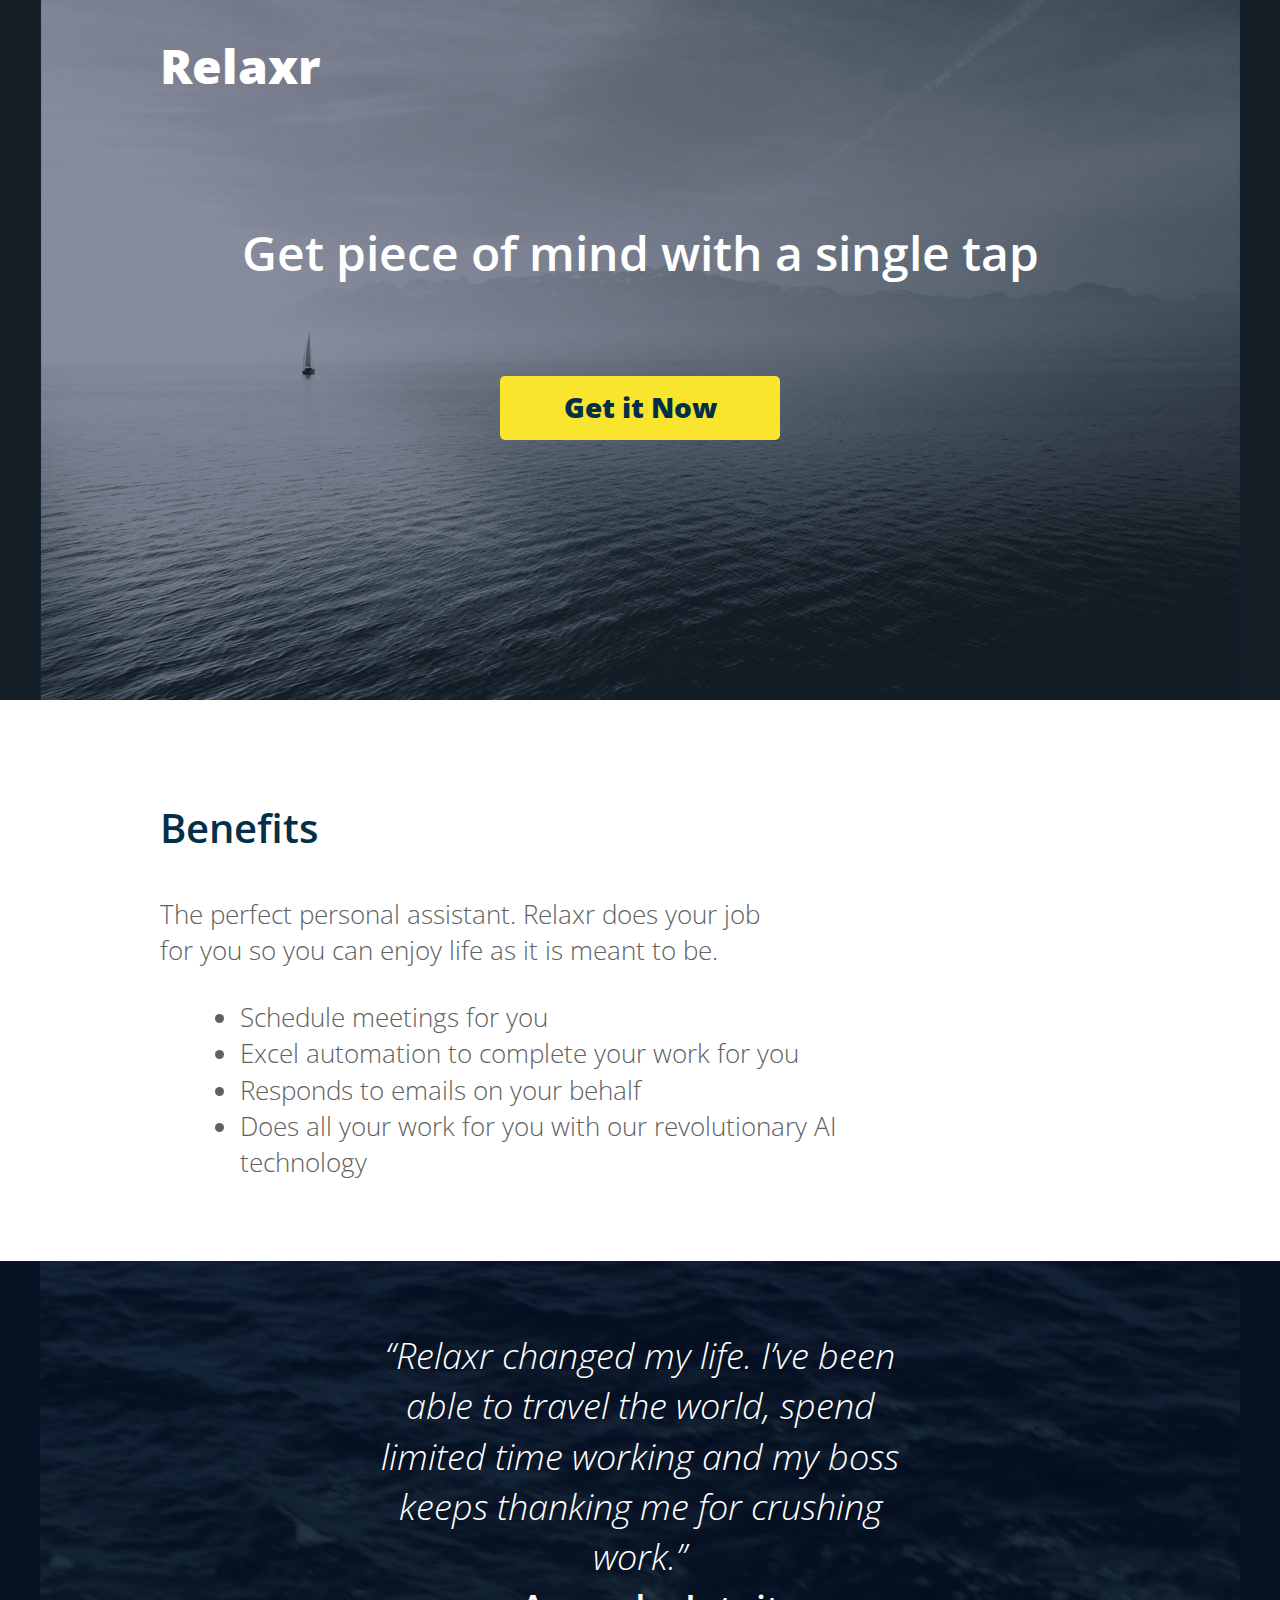
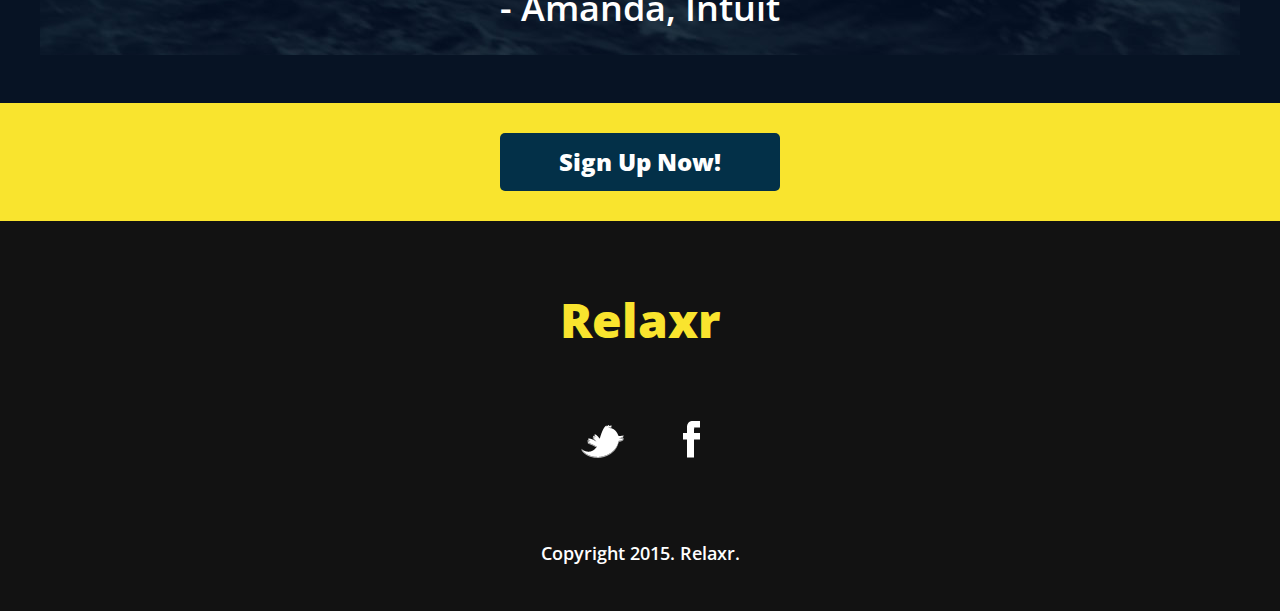
<file: Assignment/solution_code/index.html>
<!DOCTYPE html>
<html lang="en">
	<head>
    	<meta charset="utf-8">
    	<meta name="description" content="The perfect personal assistant. Relaxr does your job for you so you can enjoy life as it is meant to be.">

		<title>Relaxr Landing Page</title>
		<link href='http://fonts.googleapis.com/css?family=Open+Sans:300italic,300,600,800' rel='stylesheet' type='text/css'>

		<!-- external CSS link -->
		<link rel="stylesheet" href="css/reset.css">
		<link rel="stylesheet" href="css/style.css">

	</head>
	<body>
		<header>
			<div class="container">
				<h1 class="logo">Relaxr</h1>
				<h2>Get piece of mind with a single tap</h2>
				<a class="button yellow" href="#">Get it Now</a>
			</div>
		</header>
		<section id="benefits">
			<div class="container">
				<h3>Benefits</h3>
				<p>The perfect personal assistant. Relaxr does your job for you so you can enjoy life as it is meant to be.</p>
				<ul>
					<li>Schedule meetings for you</li>
					<li>Excel automation to complete your work for you</li>
					<li>Responds to emails on your behalf</li>
					<li>Does all your work for you with our revolutionary AI technology</li>
				</ul>
			</div>
		</section>
		<section id="testimonial">
			<div class="container">
				<blockquote>&ldquo;Relaxr changed my life. I&rsquo;ve been able to travel the world, spend limited time working and my boss keeps thanking me for crushing work.&rdquo;
				<span>- Amanda, Intuit</span></blockquote>
			</div>
		</section>
		<aside>
			<a class="button blue" href="#">Sign Up Now!</a>
		</aside>
		<footer>
			<h4 class="logo">Relaxr</h4>

			<ul>
				<li><a href="#"><img src="images/twitter.png" alt="Twitter logo"></a></li>
				<li><a href="#"><img src="images/facebook.png" alt="Facebook logo"></a></li>
			</ul>

			<p class="copyright">Copyright 2015. Relaxr.</p>
		</footer>
	</body>
</html>
</file>
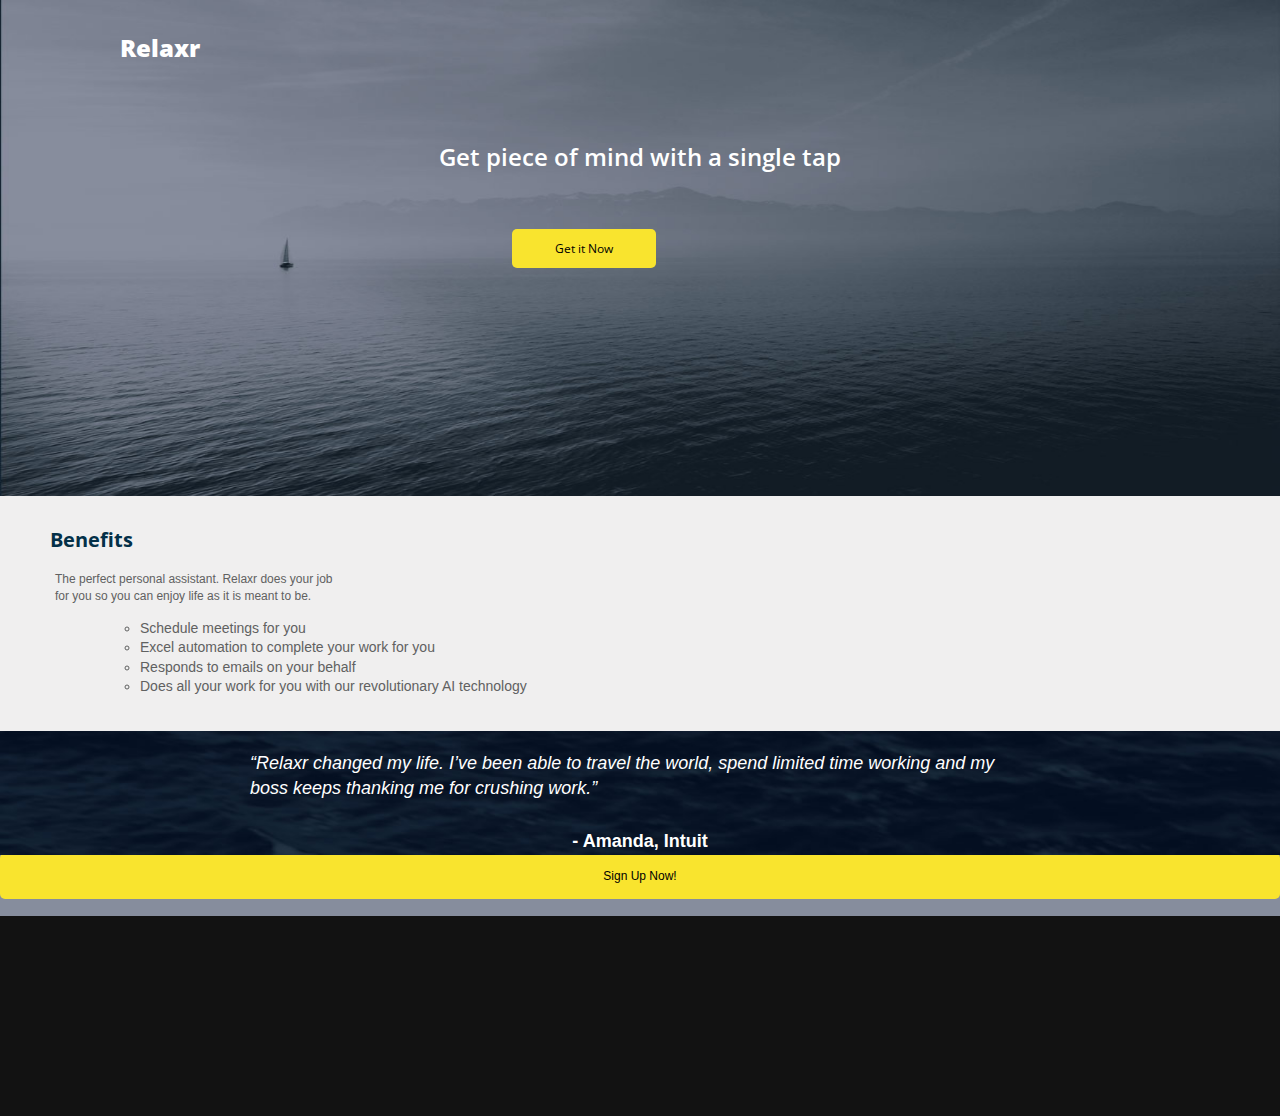
<file: Assignment/starter_code/index.html>
<!DOCTYPE html>
<html lang="en">
	<head>
    	<meta charset="utf-8">
    	<meta name="description" content="Your description goes here">
    	<meta name="keywords" content="one, two, three">

		<title>Relaxr Landing Page</title>

		<!-- external CSS link -->
		<link rel="stylesheet" href="css/reset.css">
		<link rel="stylesheet" href="css/style.css">
		<link rel="stylesheet" href="css/normalize.css">
		<link href="https://fonts.googleapis.com/css?family=Open+Sans" rel="stylesheet"> 

	</head>
	
	<body>

	<div id="container">
			<header>
				<h1 class="h1fixed" style="color: white;">Relaxr</h1>
			</header>

			<button style="font-family: 'open sans'"; font-weight: 900; font-size: 14px";> Get it Now </button>

    <h2 class="h2fixed" style="color: white; font-weight: 600;">Get piece of mind with a single tap</h2>
 
	</div>
	

	<div class="div_benefits">
		<p class="benefits"; style="color: #033048"> Benefits </p>
		<p class="paragraph"; style="color: #606161">The perfect personal assistant. Relaxr does your job </br> for you so you can enjoy life as it is meant to be.</p>

		<ul class="circle" style="font-size: 14px">
			<li>Schedule meetings for you</li>
			<li>Excel automation to complete your work for you</li>
			<li>Responds to emails on your behalf</li>
			<li>Does all your work for you with our revolutionary AI technology</li>
			
		</ul>
	</div>

	<div id="testimonial">
		<p id="testimonialwords" style="font-size: 18px; color: white; font-weight: 2px"> “Relaxr changed my life. I’ve been able to travel the world, spend limited time working and my boss keeps thanking me for crushing work.” </br> 
		<p id="amanda" style="font-size: 18px; color: white; text-align: center"> <b>
		- Amanda, Intuit </b> </p>
		
	</div>

	<section class="sign_up_now"; font-size: 12px>Sign Up Now!</section> 

<!-- <div>
	<button id="button_two" style="color:white;">Sign Up Now!</button>
</div> -->

<section>
	<div class="box"></div>
	<div class="box" style= "background-color: #121212"></div>

	<p id="social_relaxr" style="color:#f9e42e">
	Relaxr
	</p>
</section>

	<footer>
		&copy; Copyright 2015. Relaxr.
	</footer>


	</body>
</html>
</file>
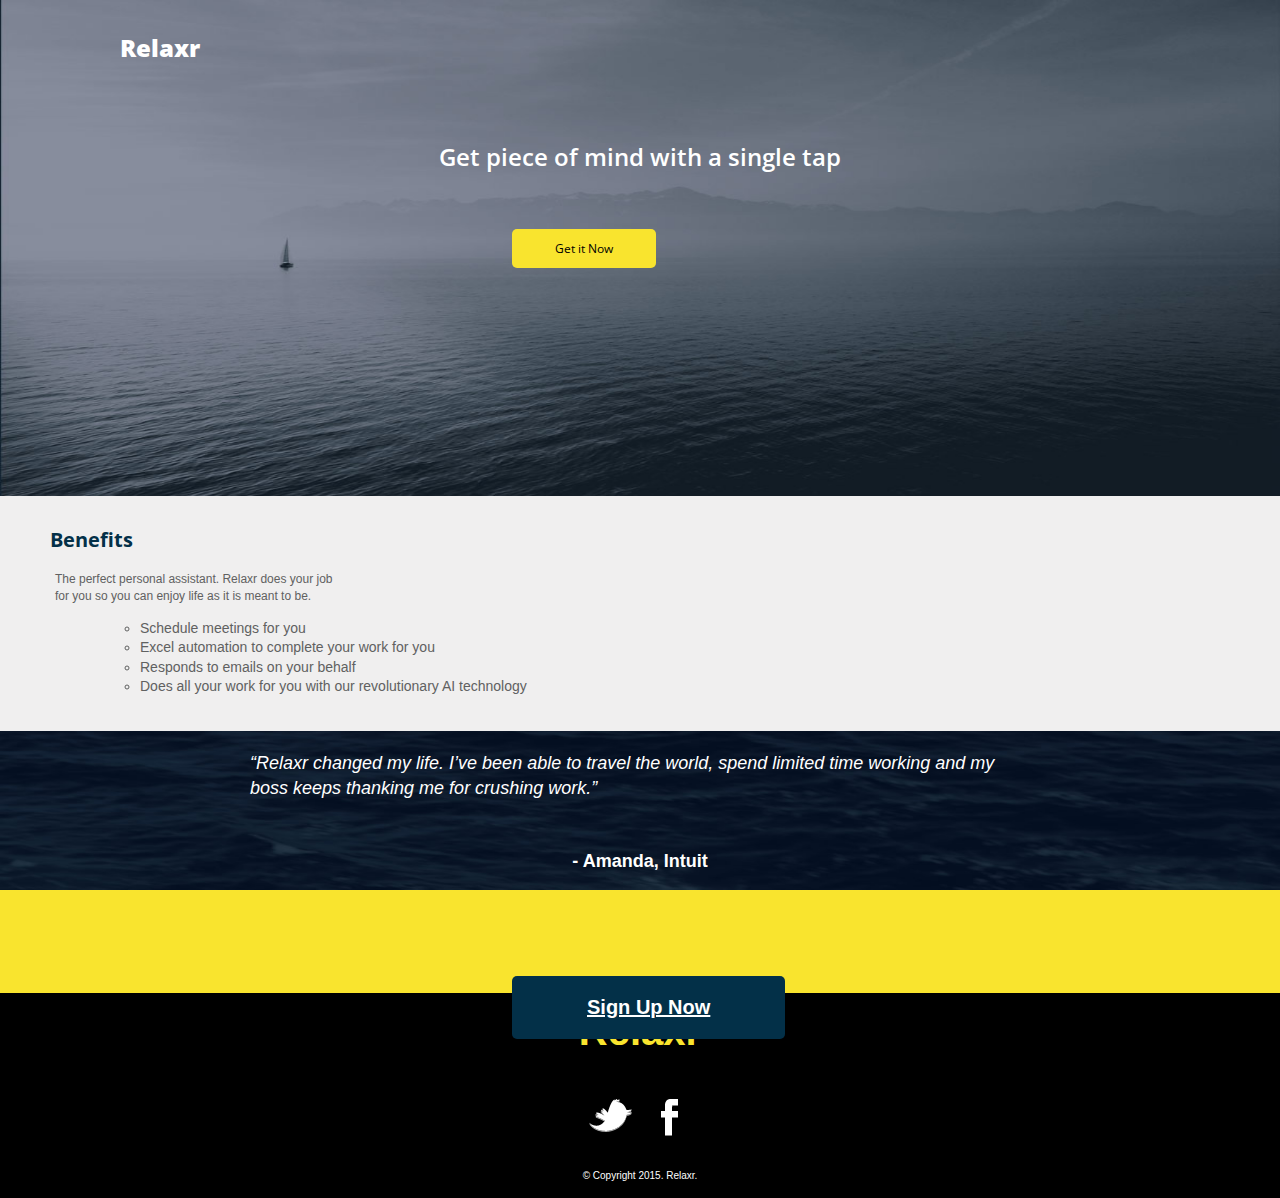
<file: Assignment_Week_2_Landing_Page/starter_code/index.html>
<!DOCTYPE html>
<html lang="en">
	<head>
    	<meta charset="utf-8">
    	<meta name="description" content="Your description goes here">
    	<meta name="keywords" content="one, two, three">

		<title>Relaxr Landing Page</title>

		<!-- external CSS link -->
		<link rel="stylesheet" href="css/reset.css">
		<link rel="stylesheet" href="css/style.css">
		<link rel="stylesheet" href="css/normalize.css">
		<link href="https://fonts.googleapis.com/css?family=Open+Sans" rel="stylesheet"> 

	</head>
	
	<body>

		<div id="container">
				<header>
					<h1 class="h1fixed" style="color: white;">Relaxr</h1>
				</header>
				<button style="font-family: 'open sans'"; font-weight: 900; font-size: 14px";> Get it Now 
				</button>
					<h2 class="h2fixed" style="color: white; font-weight: 600;">Get piece of mind with a single tap</h2>
		</div>
		<div class="div_benefits">
			<p class="benefits"; style="color: #033048"> Benefits </p>
			<p class="paragraph"; style="color: #606161">The perfect personal assistant. Relaxr does your job </br> for you so you can enjoy life as it is meant to be.
			</p>
			<ul class="circle" style="font-size: 14px">
				<li>Schedule meetings for you</li>
				<li>Excel automation to complete your work for you</li>
				<li>Responds to emails on your behalf</li>
				<li>Does all your work for you with our revolutionary AI technology</li>
			</ul>
		</div>
		<div id="testimonial">
			<p id="testimonialwords" style="font-size: 18px; color: white; font-weight: 2px"> “Relaxr changed my life. I’ve been able to travel the world, spend limited time working and my boss keeps thanking me for crushing work.” 
			</br></p>
			<p id="amanda" style="font-size: 18px; color: white; text-align: center">
			<b>	- Amanda, Intuit </b></p>
		</div>
		<div id="sign_up_background">
			<button id="sign_up_button" style="font-weight: 800"><a href="https://generalassemb.ly" target="_blank" style="color: white;">Sign Up Now</a>
			</button>
		</div>
		<div id="footer_background">
			<p id="footer_relaxr">Relaxr<br></p>
				<a href="https://twitter.com/?lang=en" class="centerImageTwitter" target="_blank"><img src="images/twitter.png" alt="Twitter Logo"></a>
				<a href="https://www.facebook.com/" class="centerImageFacebook" target="_blank"><img src="images/facebook.png" alt="Facebook Logo"></a>
			<p id="footer_copyright">
				&copy; Copyright 2015. Relaxr.
			</p>
		</div>
	</body>
</html>
</file>
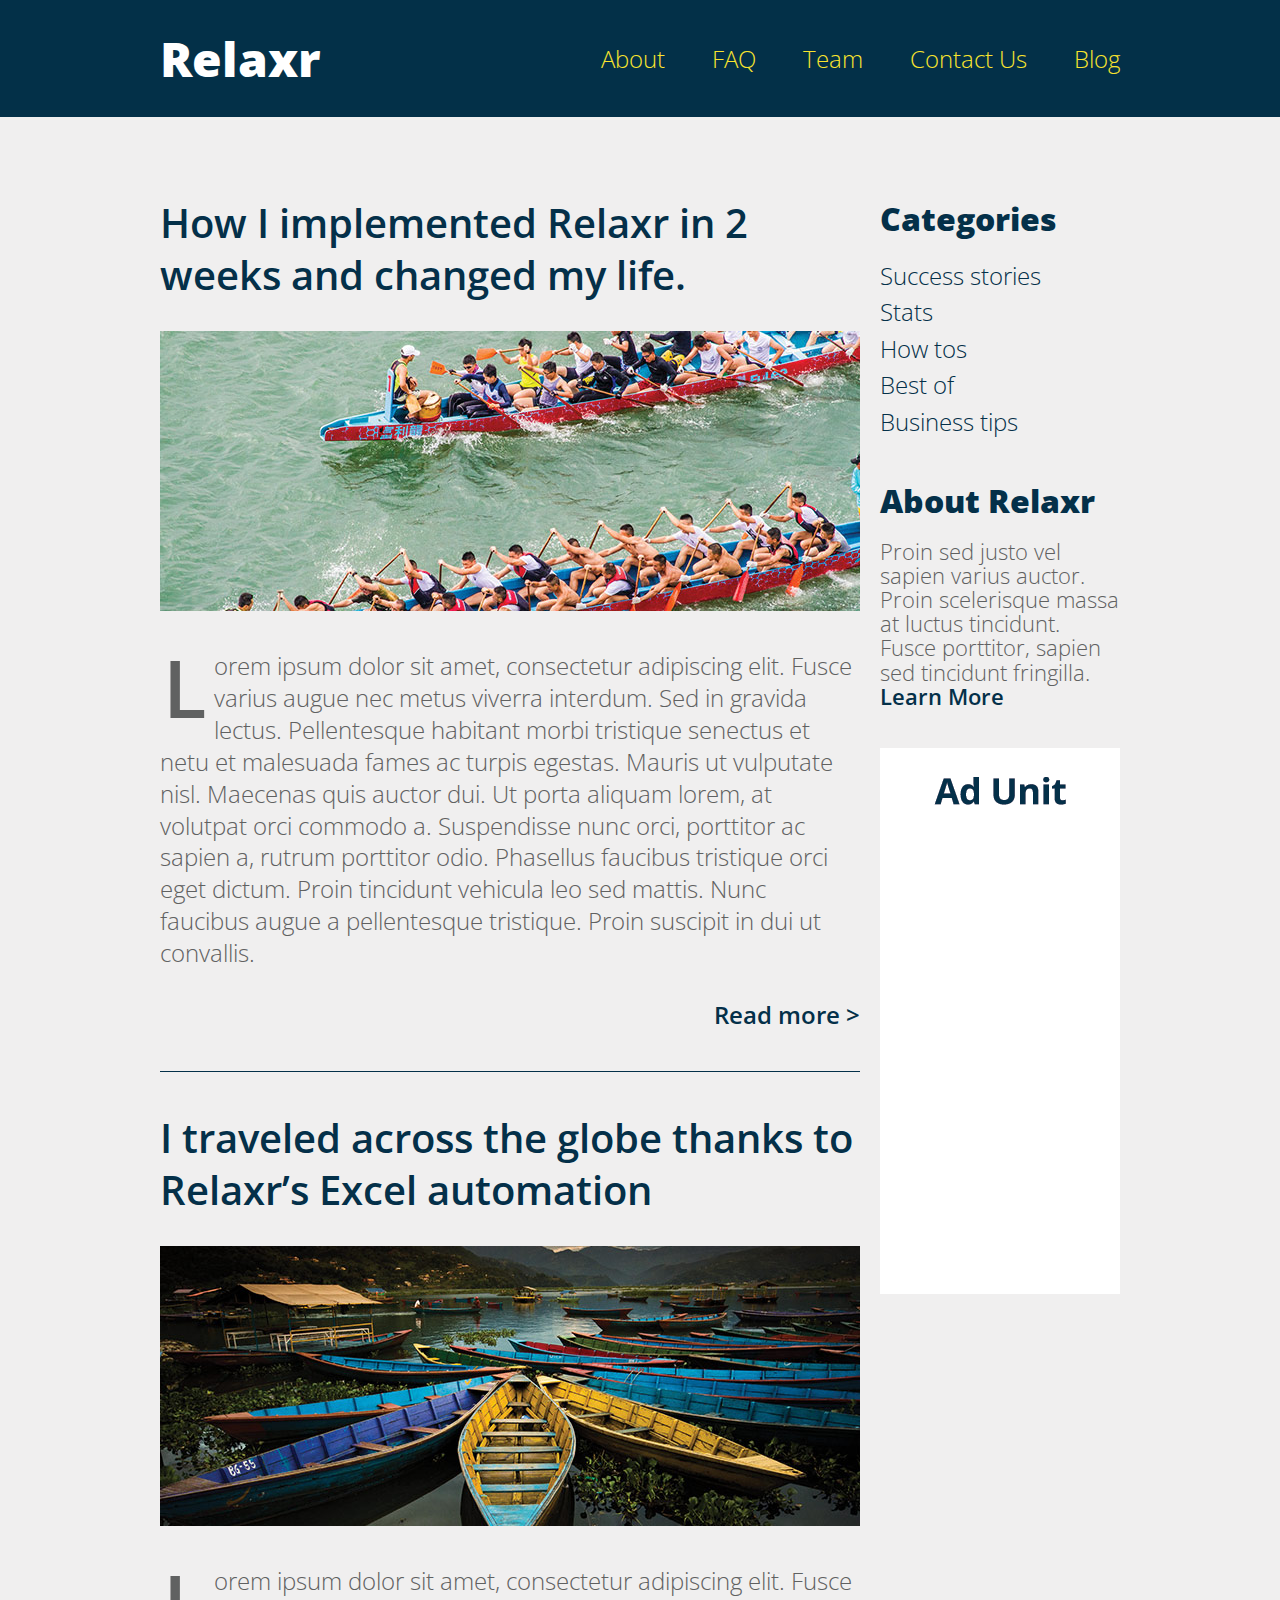
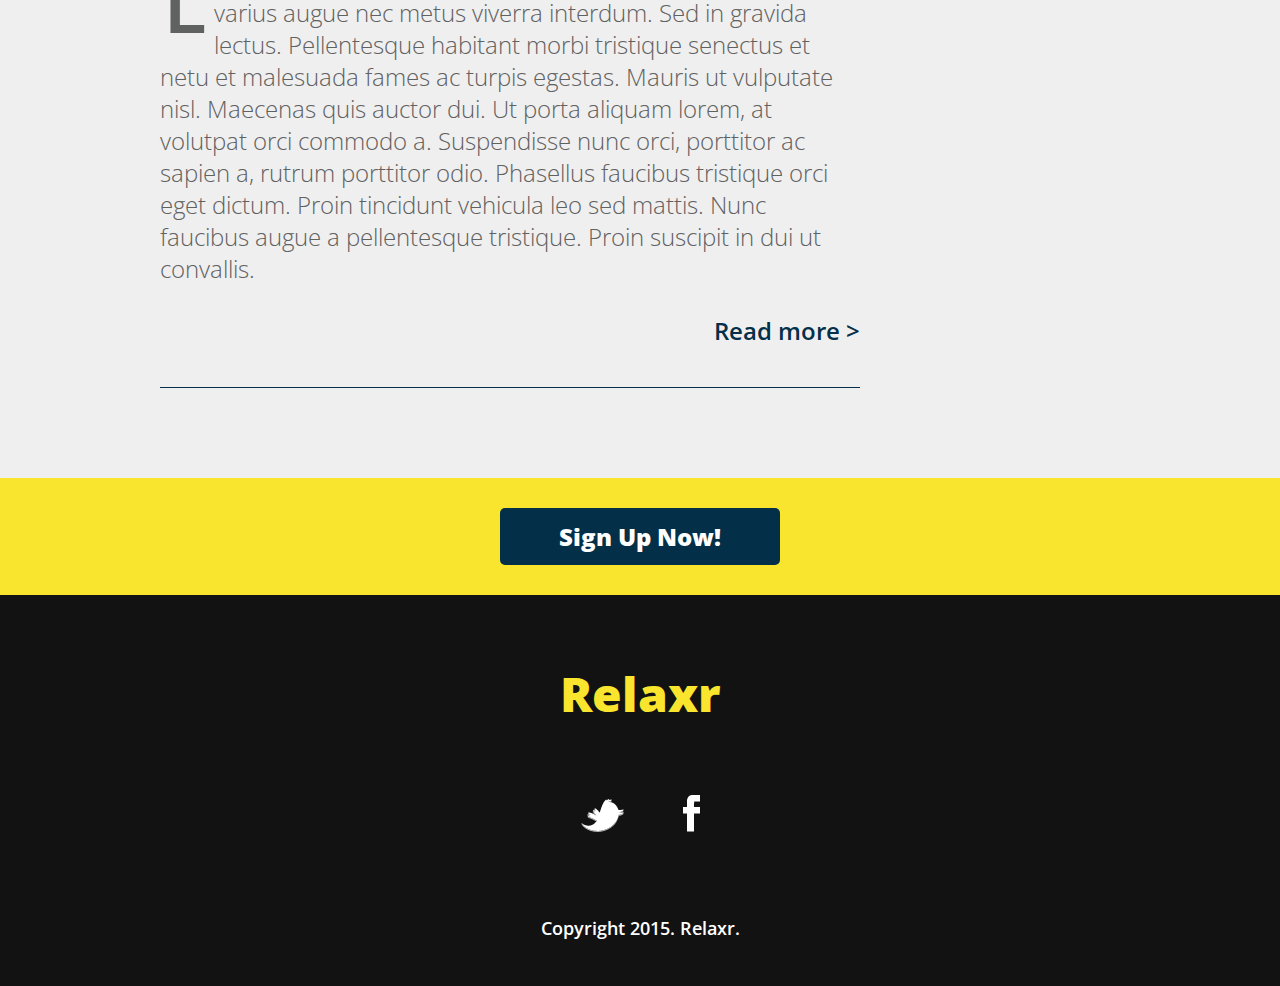
<file: Assignment_Week_3_Landing_page/solution_code/index.html>
<!DOCTYPE html>
<html lang="en">
	<head>
    	<meta charset="utf-8">
    	<meta name="description" content="The perfect personal assistant. Relaxr does your job for you so you can enjoy life as it is meant to be.">

		<title>Relaxr Blog</title>
		<link href='http://fonts.googleapis.com/css?family=Open+Sans:300italic,300,600,800' rel='stylesheet' type='text/css'>

		<!-- external CSS link -->
		<link rel="stylesheet" href="css/reset.css">
		<link rel="stylesheet" href="css/style.css">

	</head>
	<body>
		<header>
			<div class="container">
				<h1 class="logo">Relaxr</h1>
				<nav>
					<ul>
						<li><a href="#">About</a></li>
						<li><a href="#">FAQ</a></li>
						<li><a href="#">Team</a></li>
						<li><a href="#">Contact Us</a></li>
						<li><a href="#">Blog</a></li>
					</ul>
				</nav>
			</div>
		</header>
		<section id="main">
			<div class="container">
				<section id="posts">
					<article class="post">
						<h2><a href="#">How I implemented Relaxr in 2 weeks and changed my life.</a></h2>
						<img src="images/blog_photo1.jpg" alt="Crew Meet">
						<p>Lorem ipsum dolor sit amet, consectetur adipiscing elit. Fusce varius augue nec metus viverra interdum. Sed in gravida lectus. Pellentesque habitant morbi tristique senectus et netu et malesuada fames ac turpis egestas. Mauris ut vulputate nisl.  Maecenas quis auctor dui. Ut porta aliquam lorem, at volutpat orci commodo a. Suspendisse nunc orci, porttitor ac sapien a, rutrum porttitor odio. Phasellus faucibus tristique orci eget dictum. Proin tincidunt vehicula leo sed mattis. Nunc faucibus augue a pellentesque tristique. Proin suscipit in dui ut convallis.</p>

						<p class="readmore"><a href="#">Read more &gt;</a></p>
					</article>
					<article class="post">
						<h2><a href="#">I traveled across the globe thanks to Relaxr’s Excel automation</a></h2>
						<img src="images/blog_photo2.jpg" alt="Canoes">
						<p>Lorem ipsum dolor sit amet, consectetur adipiscing elit. Fusce varius augue nec metus viverra interdum. Sed in gravida lectus. Pellentesque habitant morbi tristique senectus et netu et malesuada fames ac turpis egestas. Mauris ut vulputate nisl.  Maecenas quis auctor dui. Ut porta aliquam lorem, at volutpat orci commodo a. Suspendisse nunc orci, porttitor ac sapien a, rutrum porttitor odio. Phasellus faucibus tristique orci eget dictum. Proin tincidunt vehicula leo sed mattis. Nunc faucibus augue a pellentesque tristique. Proin suscipit in dui ut convallis.</p>

						<p class="readmore"><a href="#">Read more &gt;</a></p>
					</article>
				</section><!--
			--><aside id="sidebar">
					<h3>Categories</h3>
					<ul>
						<li><a href="#">Success stories</a></li>
						<li><a href="#">Stats</a></li>
						<li><a href="#">How tos</a></li>
						<li><a href="#">Best of</a></li>
						<li><a href="#">Business tips</a></li>
					</ul>
					<h3>About Relaxr</h3>
					<p>Proin sed justo vel sapien varius auctor. Proin scelerisque massa at luctus tincidunt. Fusce porttitor, sapien sed tincidunt fringilla.<br>
					<a href="">Learn More</a></p>
					<img src="images/ad-unit.png" alt="Ad Unit">
				</aside>
			</div>
		</section>

		<aside id="bottom-cta">
			<a class="button blue" href="#">Sign Up Now!</a>
		</aside>
		<footer>
			<h4 class="logo">Relaxr</h4>

			<ul>
				<li><a href="#"><img src="images/twitter.png" alt="Twitter logo"></a></li>
				<li><a href="#"><img src="images/facebook.png" alt="Facebook logo"></a></li>
			</ul>

			<p class="copyright">Copyright 2015. Relaxr.</p>
		</footer>
	</body>
</html>
</file>
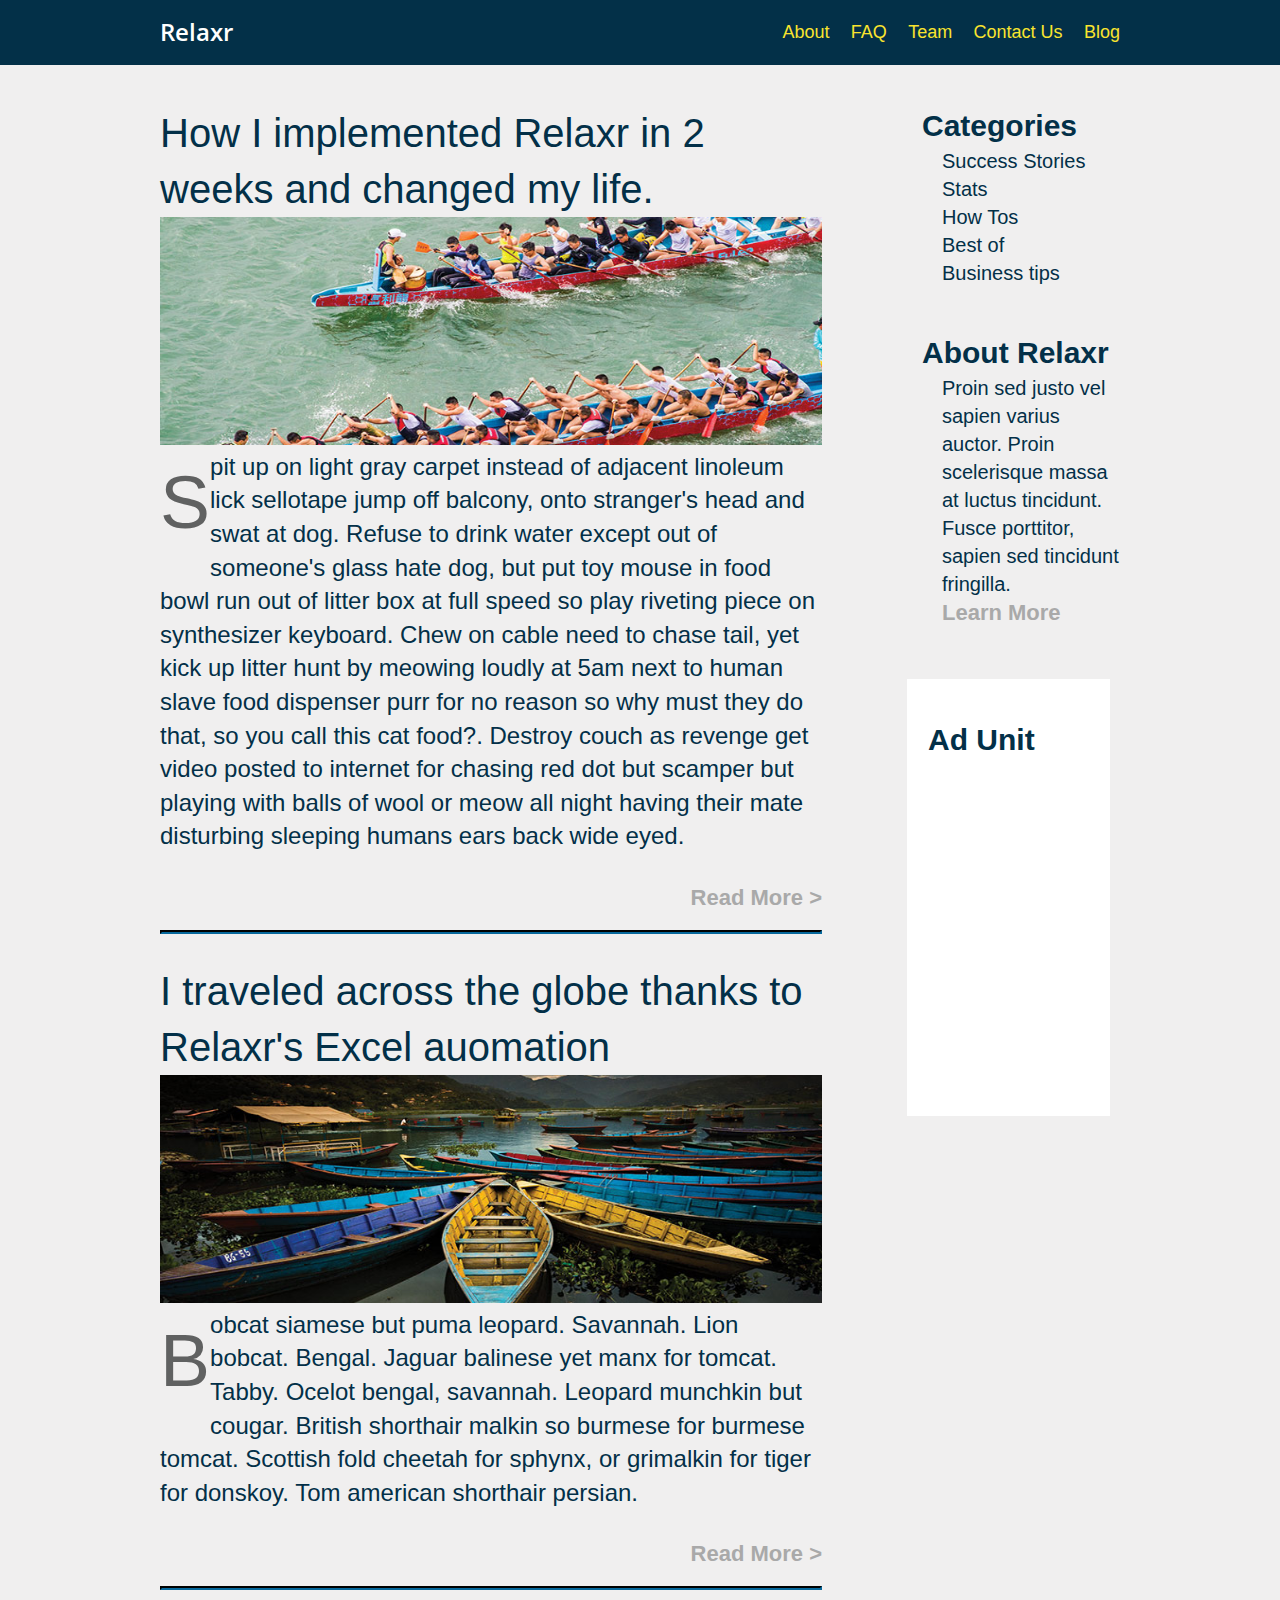
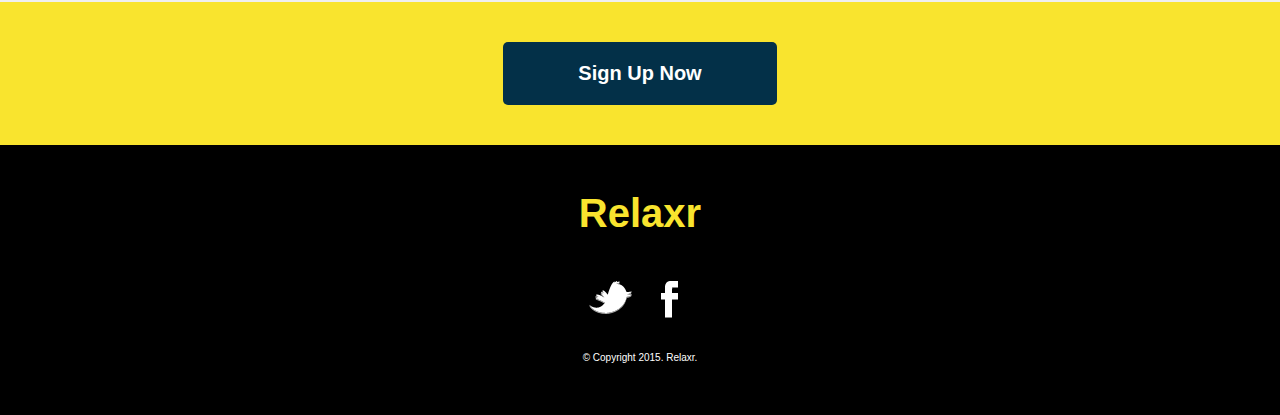
<file: Assignment_Week_3_Landing_page/starter_code/index.html>
<!DOCTYPE html>
<html lang="en">
	<head>
    	<meta charset="utf-8">
    	<meta name="description" content="Your description goes here">
    	<meta name="keywords" content="one, two, three">

		<title>Relaxr</title>

		<!-- external CSS link -->
		<link rel="stylesheet" href="css/reset.css">
		<link rel="stylesheet" href="css/style.css">

	</head>
	<body> <!-- parent of everything -->
		<header id="navbar"> <!-- block level - inheriently 100% -->
			<div class="container">
				<div class="navbar-left"> <!-- keep Relaxr 'left' in the navbar -->
					<h1>Relaxr</h1>
				</div>
				<div class="navbar-right"> <!-- keep links 'right' in the navbar -->
					<ul>
						<li><a>About</a></li>
						<li><a>FAQ</a></li>
						<li><a>Team</a></li>
						<li><a>Contact Us</a></li>
						<li><a>Blog</a></li>
					</ul>
				</div>
				<div class= "clearfix"></div>
			</div>
		</header>	
			<div class="container">
				<section class="section-left"> 
					<h2 style="font-size: 40px">How I implemented Relaxr in 2 weeks and changed my life. </h2>
					<img src="images/blog_photo1.jpg" alt="Row Boat Photo" style="width:100%;height:228px;">
					<p id="paragraph_one" style= "font-size: 24px"> <span class="firstcharacter">S</span> pit up on light gray carpet instead of adjacent linoleum lick sellotape jump off balcony, onto stranger's head and swat at dog. Refuse to drink water except out of someone's glass hate dog, but put toy mouse in food bowl run out of litter box at full speed so play riveting piece on synthesizer keyboard. Chew on cable need to chase tail, yet kick up litter hunt by meowing loudly at 5am next to human slave food dispenser purr for no reason so why must they do that, so you call this cat food?. Destroy couch as revenge get video posted to internet for chasing red dot but scamper but playing with balls of wool or meow all night having their mate disturbing sleeping humans ears back wide eyed. 
					</p>	
					<p id="read_more"><a href="https://generalassemb.ly" target="_blank">Read More ></a></p>
					<hr>
				</section>
				<aside class="aside-right">
					<h2 style="font-size: 30px; color: #033048">Categories</h2>
						<div class="aside-list-one">
							<ul>
								<li>Success Stories</li>
								<li>Stats</li>
								<li>How Tos</li>
								<li>Best of</li>
								<li>Business tips</li>
							</ul>
						</div>
						<h2 id="about" style="font-size: 30px; color: #033048">About Relaxr</h2>
						<div class="aside-paragraph">
							<p style="font-size: 20px">
									Proin sed justo vel sapien varius auctor. Proin scelerisque massa at luctus tincidunt. Fusce porttitor, sapien sed tincidunt fringilla.</p>
							<p id="learn_more"><a href="https://generalassemb.ly" target="_blank">Learn More</a></p>
							<h3 id="ad_space" style="font-weight:bold; font-size: 30px; font-color: #033048">Ad Unit</h2>
						</div>
				</aside>
				<section class="section-bottom"> 
					<h2 style="font-size: 40px">I traveled across the globe thanks to Relaxr's Excel auomation</h2>
					<img src="images/blog_photo2.jpg" alt="Empty Row Boat Photo" style="width:100%; height:228px;">
						<p id="paragraph_two" style= "font-size: 24px"> <span class="firstcharacter">B</span> obcat siamese but puma leopard. Savannah. Lion bobcat. Bengal. Jaguar balinese yet manx for tomcat. Tabby. Ocelot bengal, savannah. Leopard munchkin but cougar. British shorthair malkin so burmese for burmese tomcat. Scottish fold cheetah for sphynx, or grimalkin for tiger for donskoy. Tom american shorthair persian. 
						</p>	
						<p id="read_more"><a href="https://generalassemb.ly" target="_blank">Read More ></a></p>
						<hr>
				</section>
			<div clearfix></div>
		</div><!-- #container -->
		
		<div id="sign_up_background">
			<button id="sign_up_button" style="font-weight: 800"><a href="https://generalassemb.ly" target="_blank" style="color: white;">Sign Up Now</a>
			</button>
		</div>

		<div id="footer_background">
			<p id="footer_relaxr">Relaxr<br></p>
				<a href="https://twitter.com/?lang=en" class="centerImageTwitter" target="_blank"><img src="images/twitter.png" alt="Twitter Logo"></a>
				<a href="https://www.facebook.com/" class="centerImageFacebook" target="_blank"><img src="images/facebook.png" alt="Facebook Logo"></a>
			<p id="footer_copyright">
				&copy; Copyright 2015. Relaxr.
			</p>
		</div>
	</body>
</html>

<!-- <!DOCTYPE html>
<html>
<head>
	<title>stuff</title>
</head>
<body>
	<header>
		<div></div>
		<div></div>
	</header>
	<section>
		<div></div>
		<aside></aside>
	</section>
	<footer>
		<div></div>
	</footer>
</body>
</html> -->
</file>
<file: Assignment/solution_code/css/style.css>
/*
Project Name: Blank Template
Client: Your Client
Author: Your Name
Developer @GA in NYC
*/


/******************************************
/* SETUP
/*******************************************/

/* Box Model Hack */
* {
  -moz-box-sizing: border-box; /* Firexfox */
  -webkit-box-sizing: border-box; /* Safari/Chrome/iOS/Android */
  box-sizing: border-box; /* IE */
}

/* Clear fix hack */
.clearfix:after {
  content: ".";
  display: block;
  clear: both;
  visibility: hidden;
  line-height: 0;
  height: 0;
}

.clear {
  clear: both;
}

.alignright {
  float: right;
  padding: 0 0 10px 10px; /* note the padding around a right floated image */
}

.alignleft {
  float: left;
  padding: 0 10px 10px 0; /* note the padding around a left floated image */
}

/******************************************
/* BASE STYLES
/*******************************************/

body {
  color: #f0efef;
  font-size: 26px;
  line-height: 1.4;
  color: #606161;
  font-family: 'Open Sans', Helvetica, Arial, sans-serif;
  font-weight: 300;
}
a {
  text-decoration: none;
}


/******************************************
/* LAYOUT
/*******************************************/

/* Center the container */
.container {
  width: 960px;
  margin: 0 auto;
}

.logo {
  font-size: 48px;
  font-weight: 800;
}

header {
  height: 700px;
  background: url(../images/header_bg.jpg) no-repeat top center #131e27;
  padding-top: 32px;
}

header .logo {
  color: #fff;
}
header h2 {
  font-size: 48px;
  text-align: center;
  color: #fff;
  margin: 120px 0 90px;
  font-weight: 600;
}
.button {
  border-radius: 5px;
  font-weight: 800;
  padding: 12px 0;
  width: 280px;
  font-size: 28px;
  text-align: center;
  display: block;
  margin: 0 auto;
}
.yellow {
  background: #f9e42e;
  color: #033048;
}
.blue {
  background: #033048;
  color: #fff;
  font-size: 24px;
}
#benefits {
  padding: 100px 0 80px;
}
h3 {
  color: #033048;
  font-size: 40px;
  font-weight: 600;
  margin-bottom: 40px;
}
#benefits p, #benefits ul {
  width: 600px;
}
#benefits ul {
  list-style: disc;
  margin: 30px 0 0 80px;
}
#testimonial {
  background: url(../images/testimonial_bg.jpg) no-repeat top center #071324;
  padding: 70px 0 70px;
  color: #fff;
}
blockquote {
  font-size: 36px;
  font-weight: 300;
  font-style: italic;
  text-align: center;
  width: 580px;
  margin: 0 auto;
}
blockquote span {
  font-weight: 600;
  display: block;
  font-style: normal;
}
aside {
  background: #f9e42e;
  padding: 30px;
  text-align: center
}
footer {
  background: #121212;
  padding: 65px 0 45px;
  text-align: center;
}
footer .logo {
  color: #f9e42e;
  margin-bottom: 68px;
}
footer ul li {
  display: inline-block;
  list-style: none;
  margin: 0 26px 75px;
}
footer p {
  font-size: 18px;
  color: #fff;
  font-weight: 600;
}

/******************************************
/* ADDITIONAL STYLES
/*******************************************/
</file>
<file: Assignment/starter_code/css/style.css>
/*
Project Name: Blank Template
Client: Your Client
Author: Heather Palmer
Developer @GA in SEA
*/


/******************************************
/* SETUP
/*******************************************/

/* Box Model Hack */
* {
     -moz-box-sizing: border-box; /* Firexfox */
     -webkit-box-sizing: border-box; /* Safari/Chrome/iOS/Android */
     box-sizing: border-box; /* IE */
}

/* Clear fix hack */
.clearfix:after {
     content: ".";
     display: block;
     clear: both;
     visibility: hidden;
     line-height: 0;
     height: 0;
}

.clear {
  clear: both;
}

.alignright {
  float: right;
  padding: 0 0 10px 10px; /* note the padding around a right floated image */
}

.alignleft {
  float: left;
  padding: 0 10px 10px 0; /* note the padding around a left floated image */
}

/******************************************
/* BASE STYLES
/*******************************************/

body {
     color: #000;
     font-size: 12px;
     line-height: 1.4;
     font-family: Helvetica, Arial, sans-serif;
     background: url(../images/header_bg.jpg) no-repeat center top rgb(134,141,157);
     /*background-size: cover;*/
     background-size: 100% 500px;
}


/******************************************
/* LAYOUT
/*******************************************/

/* Center the container */
#container {
  width: 100%;
  margin: auto;
  height: 500px;
}


/*my button should have been an <a class="getit" href="index.html">Get It Now </a>*/

button {
  position: relative; /*taking "fixed" out to see if this helps the element stay put*/
  top: 133px;
  left: 40%;
/*  font-weight: 900;
  font-family: 'open sans';  these need to define the text, not the button itself
  font-size: 14px;*/
  background-color: #f9e42e; /* yellow */ 
  border-radius: 5px 5px; 
  padding: 11px 43px;
  border-style: none;
}


/******************************************
/* ADDITIONAL STYLES
/*******************************************/

.h1fixed {
  position: relative; /*taking "fixed" out to see if this helps the element stay put*/
  font-size: 24px;
  top: 0px;
  margin-left: 90px;
  font-family: 'Open Sans', sans-serif; 
  font-weight: 900;
  border-radius: 5px 5px; 
  padding: 15px 30px;
  border-style: none;
}

.h2fixed {
  position: relative; /*taking "fixed" out to see if this helps the element stay put - It worked!*/
  font-size: 24px;
  top: -15px;
 /* left: 90;*/
  text-align: center;
  width: 100%;
  font-family: 'Open Sans', sans-serif; 
  font-weight: 500;
/*  border-radius: 5px 5px; 
  padding: 15px 30px;
  border-style: none;*/
}

p.benefits{
  font-weight: bolder; 
  font-family: 'open sans'; 
  font-size: 20px;
  width: 200px;
  height: 25px;
  padding: 0px 50px;
  left: 45%;
}

.div_benefits {
  background-color: #f0efef;
  padding-top: 10px;
  padding-bottom: 20px;
  margin-top: -20px
}

.paragraph{
  margin: 0px 100px 10px 55px;
  p/*for some reason, if I remove this "p" my formatting gets messed up*/
  font-size: 13px;
}

ul.circle {
  list-style-type: circle;
  color: #606161;
  margin-left: 100px;
}

/*tried to add a 2nd button but it edited/removed my 1st button*/
/*.button_container {
  width: 100%;
  height: 100px;
  margin: 0 auto;
  background-color: #033048;
}*/
/*#button_two {
  position: fixed;
  bottom: : 980px;
  left: 45%;
  font-weight: 900;
  font-family: 'open sans';
  font-size: 12px;
  background-color: #033048;
  border-radius: 5px 5px; 
  padding: 15px 30px;
  border-style: none;*/
/*}*/

/*.signup_button { 
  background-color: #033048;
  text-align: center;
  padding-top: 20px;
  padding-bottom: 20px;
}*/


#testimonial{
  background: url(../images/testimonial_bg.jpg) no-repeat center;
  position: relative; /*adding this to  see if it allows the image to remain put*/
  background-size: 100% 300px;
}

#testimonialwords {
  font-style: italic;
  margin: auto;
  padding: 20px 250px 10px 250px;
  position: relative; /*adding this to  see if it allows the words to remain put*/
}

/*p.amanda {
  padding: 15px 30px;
  border-style: none;*/

.sign_up_now{
  background-color: #f9e42e;
  text-align: center;
  padding: 15px 20px;
/*  width: 100%;
  margin: 20px 300px 100px 300px;*/
  margin: -20px 0px 30px 0px;
  border-radius: 5px;
}

/*#social{
  display: block;
  background-color: #121212;
  background-size: 100% 300px;
trying to add the social section with black background */


.box {
 height: 200px;
 width: 100%;
 margin: 0 auto;
 position: absolute;
 top: 916px;
 bottom: 0px;


/*can't get this p ID to be recognized*/
 #social_relaxr {
  font-size: 24px;
  text-decoration: bolder;
  color: #f0efef;
  text-align: center;
/*  background-color: #121212;*/
}


footer {
  font-family: 'open sans'; 
  font-weight: 600; 
  font-size: 9px;
  color: white;
  position: fixed;
  bottom:0;
  left: 45%;
  text-align: center;
}
</file>
<file: Assignment_Week_2_Landing_Page/starter_code/css/style.css>
/*
Project Name: Blank Template
Client: Your Client
Author: Heather Palmer
Developer @GA in SEA
*/


/******************************************
/* SETUP
/*******************************************/

/* Box Model Hack */
* {
     -moz-box-sizing: border-box; /* Firexfox */
     -webkit-box-sizing: border-box; /* Safari/Chrome/iOS/Android */
     box-sizing: border-box; /* IE */
}

/* Clear fix hack */
.clearfix:after {
     content: ".";
     display: block;
     clear: both;
     visibility: hidden;
     line-height: 0;
     height: 0;
}

.clear {
  clear: both;
}

.alignright {
  float: right;
  padding: 0 0 10px 10px; /* note the padding around a right floated image */
}

.alignleft {
  float: left;
  padding: 0 10px 10px 0; /* note the padding around a left floated image */
}

/******************************************
/* BASE STYLES
/*******************************************/

body {
     color: #000;
     font-size: 12px;
     line-height: 1.4;
     font-family: Helvetica, Arial, sans-serif;
     background: url(../images/header_bg.jpg) no-repeat center top rgb(134,141,157);
     /*background-size: cover;*/
     background-size: 100% 500px;
}


/******************************************
/* LAYOUT
/*******************************************/

/* Center the container */
#container {
  width: 100%;
  margin: auto;
  height: 500px;
}


/*my button should have been an <a class="getit" href="index.html">Get It Now </a>*/

button {
  display: inline-block;
  position: relative; /*taking "fixed" out to see if this helps the element stay put*/
  top: 133px;
  left: 40%;
/*  font-weight: 900;
  font-family: 'open sans';  these need to define the text, not the button itself
  font-size: 14px;*/
  background-color: #f9e42e; /* yellow */ 
  border-radius: 5px 5px; 
  padding: 11px 43px;
  border-style: none;
}


/******************************************
/* ADDITIONAL STYLES
/*******************************************/

.h1fixed {
  position: relative; /*taking "fixed" out to see if this helps the element stay put*/
  font-size: 24px;
  top: 0px;
  margin-left: 90px;
  font-family: 'Open Sans', sans-serif; 
  font-weight: 900;
  border-radius: 5px 5px; 
  padding: 15px 30px;
  border-style: none;
}

.h2fixed {
  position: relative; /*taking "fixed" out to see if this helps the element stay put - It worked!*/
  font-size: 24px;
  top: -15px;
 /* left: 90;*/
  text-align: center;
  width: 100%;
  font-family: 'Open Sans', sans-serif; 
  font-weight: 500;
/*  border-radius: 5px 5px; 
  padding: 15px 30px;
  border-style: none;*/
}

p.benefits{
  font-weight: bolder; 
  font-family: 'open sans'; 
  font-size: 20px;
  width: 200px;
  height: 25px;
  padding: 0px 50px;
  left: 45%;
}

.div_benefits {
  background-color: #f0efef;
  padding-top: 10px;
  padding-bottom: 20px;
  margin-top: -20px
}

.paragraph{
  margin: 0px 100px 10px 55px;
  p/*for some reason, if I remove this "p" my formatting gets messed up*/
  font-size: 13px;
}

ul.circle {
  list-style-type: circle;
  color: #606161;
  margin-left: 100px;
}

#testimonial {
  background: url(../images/testimonial_bg.jpg) no-repeat center;
  position: relative; /*adding this to  see if it allows the image to remain put*/
  background-size: 100% 200px;
}

#testimonialwords {
  font-style: italic;
  margin: auto;
  padding: 20px 250px 30px 250px;
  position: relative; /*adding this to  see if it allows the words to remain put*/
}

#amanda {
  padding-bottom: 15px;
}

#sign_up_background {
  width: 100%;
  margin-top: -65px;
  height: 150px;
  /*padding-top: 40px;*/
  padding-bottom: 40px;
  background-color: #f9e42e;
}

#sign_up_button {
  font-size: 20px;
  background-color: #033048;
  background-position: center;
  display: inline-block;
  margin: 0 auto;
  border-radius: 5px 5px; 
  padding: 20px 75px;
  border-style: none;
}

p#footer_relaxr {
  text-align: center;
  font-size: 40px;
  color: #f9e42e;
  font-weight: bolder;
  margin-top: 8px;
 /* padding-bottom: -5px;*/
}

.centerImageTwitter {
  float: left;
  padding-left: 46%;
  padding-bottom: 20px;
}

.centerImageFacebook {
  float: right;
  padding-right: 47%;
  padding-bottom: 20px;
}


p#footer_copyright {
  text-align: center;
  font-size: 10px;
  color: white;
  padding-top: 70px;
}

#footer_background {
  background-color: black;
  display: block;
  margin: 0 auto;
  width: 100%;
  padding-top: 2px;
  padding-bottom: 5px;
}
</file>
<file: Assignment_Week_3_Landing_page/solution_code/css/style.css>
/*
Project Name: Blank Template
Client: Your Client
Author: Your Name
Developer @GA in NYC
*/


/******************************************
/* SETUP
/*******************************************/

/* Box Model Hack */
* {
  -moz-box-sizing: border-box; /* Firexfox */
  -webkit-box-sizing: border-box; /* Safari/Chrome/iOS/Android */
  box-sizing: border-box; /* IE */
}

/* Clear fix hack */
.clearfix:after {
  content: ".";
  display: block;
  clear: both;
  visibility: hidden;
  line-height: 0;
  height: 0;
}

.clear {
  clear: both;
}

.alignright {
  float: right;
  padding: 0 0 10px 10px; /* note the padding around a right floated image */
}

.alignleft {
  float: left;
  padding: 0 10px 10px 0; /* note the padding around a left floated image */
}

/******************************************
/* BASE STYLES
/*******************************************/

body {
  color: #043049;
  font-size: 26px;
  line-height: 1.4;
  color: #606161;
  font-family: 'Open Sans', Helvetica, Arial, sans-serif;
  font-weight: 300;
  background: #f0efef;
}
a {
  text-decoration: none;
}


/******************************************
/* LAYOUT
/*******************************************/

/* Center the container */
.container {
  width: 960px;
  margin: 0 auto;
}

.logo {
  font-size: 48px;
  font-weight: 800;
}

header {
  background: #033048;
  padding: 25px 0;
  overflow: hidden;
}
header .logo {
  color: #fff;
  float: left;
}

header nav {
  float: right;
  margin-top: 15px;
}
header nav ul li {
  display: inline-block;
  margin: 0 0 0 40px;
  font-size: 24px;
}
header nav ul li a {
  color: #f9e42e;
}
#main {
  margin-top: 80px;
}
#posts {
  width: 700px;
  display: inline-block;
  margin-right: 20px;
  vertical-align: top;
}
#sidebar {
  width: 240px;
  display: inline-block;
  vertical-align: top;
}
.post {
  border-bottom: 1px solid #043049;
  padding-bottom: 40px;
  margin-bottom: 40px;
}
h2 {
  font-weight: 600;
  font-size: 40px;
  line-height: 1.3;
  margin-bottom: 30px;
}
h2 a {
  color: #043049;
}

.post img {
  margin-bottom: 30px;
}
.post p {
  font-size: 24px;
  line-height: 1.333;
  color: #606161;
}
.post p:first-of-type:first-letter {
  float: left;
  font-size: 80px;
  line-height: 65px;
  padding-top: 4px;
  padding-right: 8px;
  padding-left: 3px;
  font-weight: 600;
}
.readmore {
  text-align: right;
  margin-top: 30px;
}
.readmore a {
  color: #043049;
  font-weight: 600;
}

.button {
  border-radius: 5px;
  font-weight: 800;
  padding: 12px 0;
  width: 280px;
  font-size: 28px;
  text-align: center;
  display: block;
  margin: 0 auto;
}
.yellow {
  background: #f9e42e;
  color: #033048;
}
.blue {
  background: #033048;
  color: #fff;
  font-size: 24px;
}

#sidebar h3 {
  font-size: 32px;
  font-weight: 800;
  margin-bottom: 15px;
  color: #043049;
}
#sidebar ul {
  margin-bottom: 40px;
}
#sidebar ul li a {
  color: #043049;
  font-size: 24px;
}
#sidebar p {
  font-size: 22px;
  line-height: 1.1;
  margin-bottom: 40px;
}
#sidebar p a {
  color: #043049;
  font-weight: 600;
}

#bottom-cta {
  background: #f9e42e;
  padding: 30px;
  text-align: center;
  margin-top: 50px;
}

footer {
  background: #121212;
  padding: 65px 0 45px;
  text-align: center;
}
footer .logo {
  color: #f9e42e;
  margin-bottom: 68px;
}
footer ul li {
  display: inline-block;
  list-style: none;
  margin: 0 26px 75px;
}
footer p {
  font-size: 18px;
  color: #fff;
  font-weight: 600;
}

/******************************************
/* ADDITIONAL STYLES
/*******************************************/
</file>
<file: Assignment_Week_3_Landing_page/starter_code/css/style.css>
/*
Project Name: Blank Template
Client: Your Client
Author: Heather Palmer
Developer @GA in SEA
*/

@import url('https://fonts.googleapis.com/css?family=Open+Sans:100,300,300i,400,400i,600,600i,700,700i,800,800i');

/******************************************
/* SETUP
/*******************************************/

/* Box Model Hack */
* {
     -moz-box-sizing: border-box; /* Firexfox */
     -webkit-box-sizing: border-box; /* Safari/Chrome/iOS/Android */
     box-sizing: border-box; /* IE */
}

/* Clear fix hack */
.clearfix:after {
     content: ".";
     display: block;
     clear: both;
     visibility: hidden;
     line-height: 0;
     height: 0;
}

.clear {
  clear: both;
}

.alignright {
  float: right;
  padding: 0 0 10px 10px; /* note the padding around a right floated image */
}

.alignleft {
  float: left;
  padding: 0 10px 10px 0; /* note the padding around a left floated image */
}

/******************************************
/* BASE STYLES
/*******************************************/

body {
     color: #000;
     font-size: 12px;
     line-height: 1.4;
     font-family: Helvetica, Arial, sans-serif;
     background-color: #f0efef; 
     /*this changed the full width of the background color*/
}


/******************************************
/* LAYOUT
/*******************************************/

/* Center the container */
.container {
  width: 960px;
  margin: auto;
}

/*no spaces because id is in the header itself, a space (header #navbar) 
will look for a child element with the id of navbar*/
header#navbar {
  width: 100%;
  background-color: #033048;
  padding: 15px 0px;
}



/******************************************
/* ADDITIONAL STYLES
/*******************************************/

.navbar-left{
  float: left;
}

.navbar-left h1{
  font-family: "Open Sans";
  font-weight: 600;
  font-size: 24px;
  color: #fff;
}

.navbar-right{
  float: right;
}

/*get down to child elements*/
.navbar-right ul li{
  display: inline-block; /*puts the list items in a row*/
  color: #f9e42e;
  margin-left: 18px;
}

/*breaking this out because more styles might come to the a tag*/
.navbar-right ul li a {
  font-size: 18px;
  line-height: 35px; /*adding a rule to help align the inline element*/
}

.section-left {
  /*background-color: #f0efef;*/
  float: left;
  width: 70%;
  /*width: 700px;  this made the paragraph too wide*/
  padding-top: 40px;
  padding-right: 10px;
  color: #033048;
  /*height: 400px;*/
}

/*this is for the large 1st letter of both paragraphs*/
.firstcharacter { 
  float: left; 
  color: #606161; 
  font-size: 75px;
}
p#paragraph_one {
  color: #606161
  padding-top; 10px;
}

p#read_more {
  font-size: 22px;
  font-weight: 600;
  text-align: right;
  padding-top: 30px;
  padding-bottom: 10px;
}

/*horizontal line under both paragraphs*/
hr {
  display: block;
  border-width: 2px;
  border-color: #033048;
}

.aside-list-one {
  font-size: 20px;
  font-weight: 100;
  padding-left: 20px;
  color: #033048;
}

#about {
  padding-top: 45px;
}

.aside-paragraph {
  font-size: 20px;
  font-weight: 100;
  padding-left: 20px;
  color: #033048;
}

p#learn_more {
  font-size: 22px;
  font-weight: 600;
}

#ad_space {
  padding: 40px 25px 355px 21px;
  background-color: white;
  margin: 50px 10px 30px -35px;
}

/*secion-bottom starts here*/
.section-bottom {
  float: left;
  width: 70%;
  margin-top: -682px;
  padding-top: 40px;
  padding-right: 10px;
  padding-bottom: 20px;
  color: #033048;
  /*height: 400px;*/
}

p#paragraph_two {
  color: #606161
  padding-top; 10px;
}

p#read_more {
  font-size: 22px;
  font-weight: 600;
  text-align: right;
  padding-top: 30px;
  padding-bottom: 10px;
}

.aside-right {
  float: left;
  width: 30%;
  height: 1540px;
 /* background-color: #f0efef; removed (redundant) coded body with background*/
  font-weight: 600;
  padding-top: 40px;
  padding-left: 90px;
}

/*Adding styling to page links. 
CSS 'a' tag is connected to all 'a href' html code*/

/* unvisited link */
a:link {
    color: DarkGray;
    text-decoration: none;
}

/* visited link */
a:visited {
    color: #033048;
}

/* mouse over link */
a:hover {
    color: blue;
}

/* selected link */
a:active {
    color: #033048;
}

#sign_up_background {
  width: 100%;
  margin-top: 1537px;
  padding-top: 40px;
  padding-bottom: 40px;
  background-color: #f9e42e;
}

#sign_up_button {
  font-size: 20px;
  background-color: #033048;
  background-position: center;
  display: block;
  margin: 0 auto;
  border-radius: 5px 5px; 
  padding: 20px 75px;
  border-style: none;
}

p#footer_relaxr {
  text-align: center;
  font-size: 40px;
  color: #f9e42e;
  font-weight: bolder;
  padding-bottom: 40px;
}

.centerImageTwitter {
  float: left;
  padding-left: 46%;
  padding-bottom: 20px;
}

.centerImageFacebook {
  float: right;
  padding-right: 47%;
  padding-bottom: 20px;
}


p#footer_copyright {
  text-align: center;
  font-size: 10px;
  color: white;
  padding-top: 70px;
}

#footer_background {
  background-color: black;
  display: block;
  margin: 0 auto;
  width: 100%;
  padding-top: 40px;
  padding-bottom: 50px;
}
</file>
